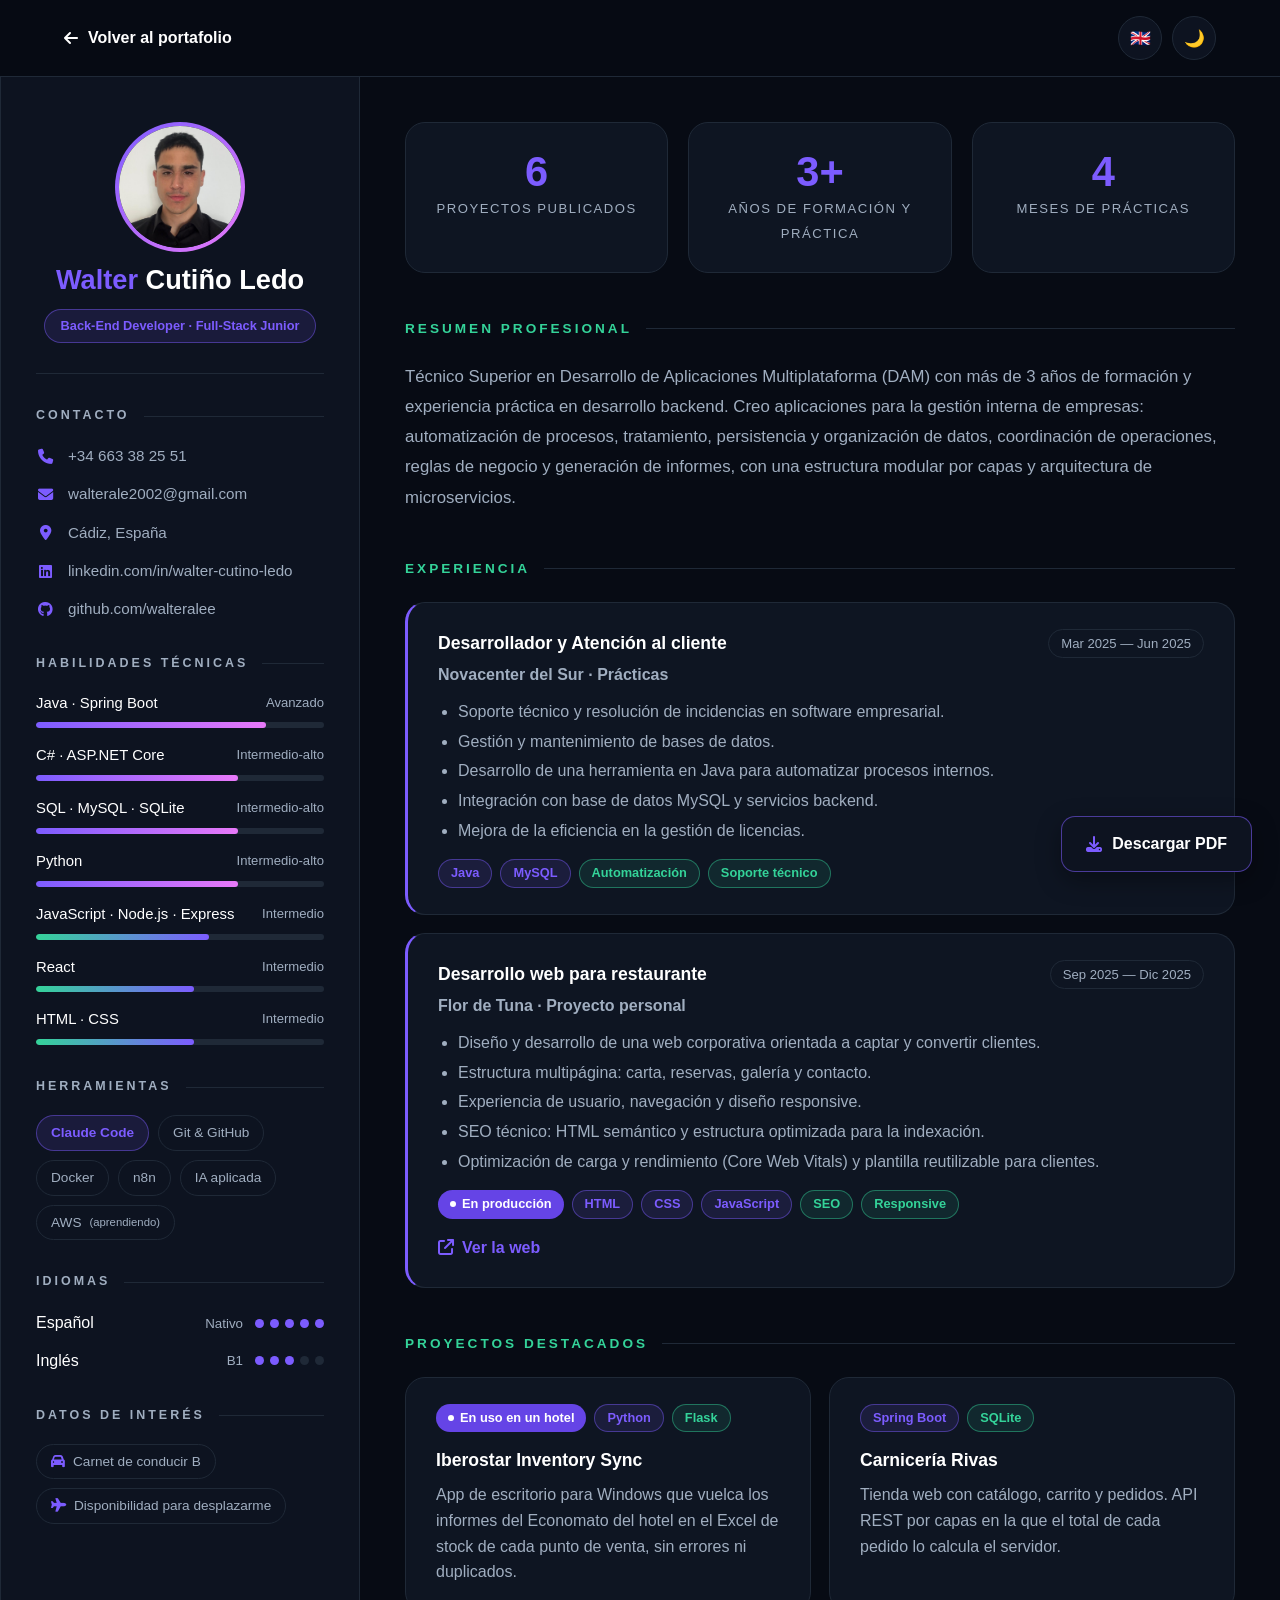
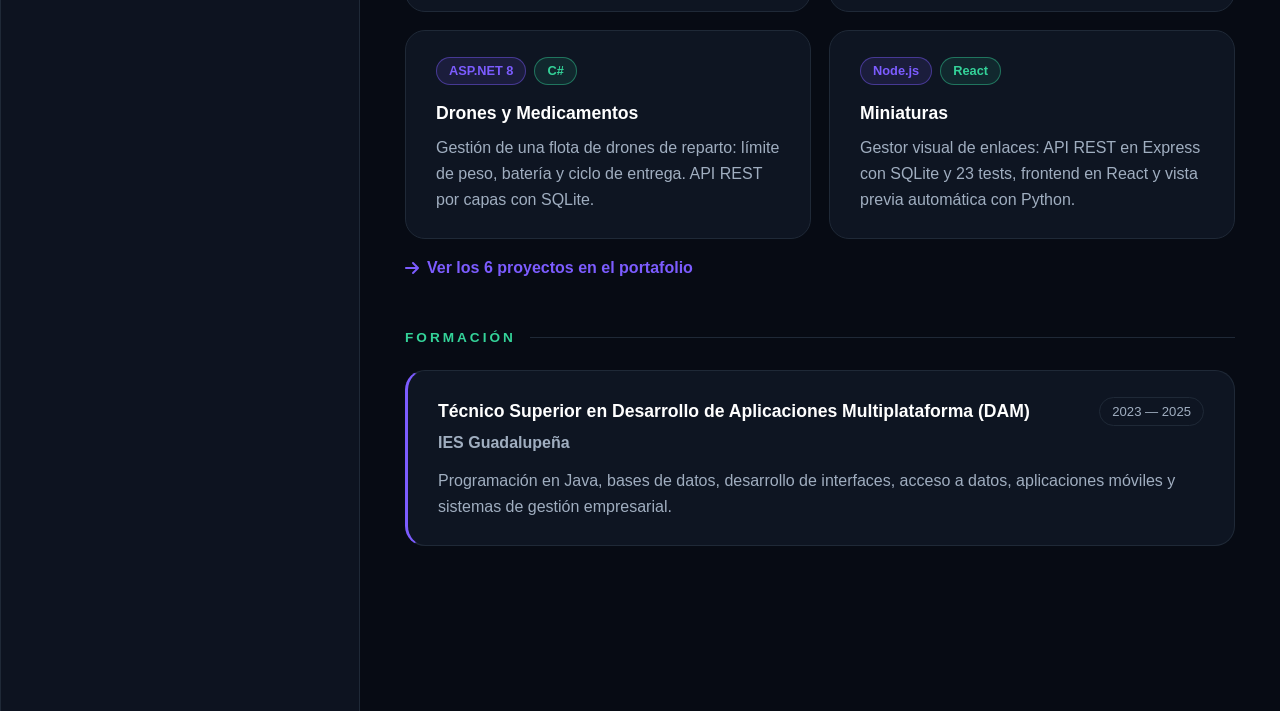
<file: cv.html>
<!doctype html>

<html lang="es">

<head>
  <meta charset="UTF-8" />
  <meta name="viewport" content="width=device-width, initial-scale=1.0" />

  <title>CV · Walter Cutiño Ledo</title>

  <!-- Descripción para buscadores. js/cv.js la cambia al inglés con data-en -->
  <meta name="description"
    content="CV online de Walter Alejandro Cutiño Ledo, Técnico Superior en DAM: Back-End Developer y Full-Stack Junior con Java, Spring Boot, C#, Python y SQL."
    data-es="CV online de Walter Alejandro Cutiño Ledo, Técnico Superior en DAM: Back-End Developer y Full-Stack Junior con Java, Spring Boot, C#, Python y SQL."
    data-en="Online résumé of Walter Alejandro Cutiño Ledo, Higher Technician in Multiplatform Application Development (DAM): Back-End Developer and Junior Full-Stack with Java, Spring Boot, C#, Python and SQL." />

  <!-- Vista previa al compartir el enlace (LinkedIn, WhatsApp, X...) -->
  <meta property="og:type" content="website" />
  <meta property="og:site_name" content="Walter Cutiño · Portafolio" />
  <meta property="og:title" content="CV · Walter Cutiño Ledo" />
  <meta property="og:description" content="Back-End Developer y Full-Stack Junior. Técnico Superior en DAM con Java, Spring Boot, C#, Python y SQL." />
  <meta property="og:url" content="https://walteralee.github.io/portafolio-software-walter-a/cv.html" />
  <meta property="og:image" content="https://walteralee.github.io/portafolio-software-walter-a/imagenes/og-imagen.jpg" />
  <meta property="og:image:width" content="1200" />
  <meta property="og:image:height" content="630" />
  <meta property="og:image:alt" content="Walter Alejandro Cutiño Ledo, Back-End Developer | Full-Stack Junior" />
  <meta property="og:locale" content="es_ES" />
  <meta property="og:locale:alternate" content="en_GB" />
  <meta name="twitter:card" content="summary_large_image" />
  <meta name="twitter:title" content="CV · Walter Cutiño Ledo" />
  <meta name="twitter:description" content="Back-End Developer y Full-Stack Junior. Técnico Superior en DAM con Java, Spring Boot, C#, Python y SQL." />
  <meta name="twitter:image" content="https://walteralee.github.io/portafolio-software-walter-a/imagenes/og-imagen.jpg" />

  <link rel="icon" type="image/png" href="imagenes/logo.png" />

  <!-- ?v=fecha: al cambiar los estilos o scripts se sube la fecha y los navegadores descargan la versión nueva -->
  <link rel="stylesheet" href="css/cv.css?v=2026-10-30" />

  <link rel="stylesheet" href="https://cdnjs.cloudflare.com/ajax/libs/font-awesome/6.5.2/css/all.min.css" />
</head>

<body>
  <!-- ========================= -->
  <!-- BARRA SUPERIOR -->
  <!-- ========================= -->

  <header class="cv-barra">
    <a href="index.html" class="cv-volver">
      <i class="fas fa-arrow-left"></i>
      <span class="es">Volver al portafolio</span>
      <span class="en">Back to portfolio</span>
    </a>

    <div class="cv-acciones">
      <button id="cvIdioma" title="Cambiar idioma / Change language">🇬🇧</button>
      <button id="cvTema" title="Cambiar tema">🌙</button>
    </div>
  </header>

  <main class="cv">
    <!-- ========================= -->
    <!-- COLUMNA LATERAL -->
    <!-- ========================= -->

    <aside class="cv-lateral">
      <div class="cv-perfil">
        <img class="cv-foto" src="imagenes/FOTO_LINKEDIN_ACTUAL.jpeg" alt="Walter Cutiño Ledo" />

        <h1 class="cv-nombre"><span>Walter</span> Cutiño Ledo</h1>

        <span class="cv-puesto">Back-End Developer · Full-Stack Junior</span>
      </div>

      <!-- CONTACTO -->
      <section class="cv-bloque">
        <h2 class="cv-titulo-lateral"><span class="es">Contacto</span><span class="en">Contact</span></h2>

        <ul class="cv-contacto">
          <li>
            <i class="fas fa-phone"></i>
            <a href="tel:+34663382551">+34 663 38 25 51</a>
          </li>
          <li>
            <i class="fas fa-envelope"></i>
            <a href="mailto:walterale2002@gmail.com">walterale2002@gmail.com</a>
          </li>
          <li>
            <i class="fas fa-location-dot"></i>
            <span class="es">Cádiz, España</span>
            <span class="en">Cádiz, Spain</span>
          </li>
          <li>
            <i class="fab fa-linkedin"></i>
            <a href="https://www.linkedin.com/in/walter-cutino-ledo/" target="_blank" rel="noopener">linkedin.com/in/walter-cutino-ledo</a>
          </li>
          <li>
            <i class="fab fa-github"></i>
            <a href="https://github.com/walteralee" target="_blank" rel="noopener">github.com/walteralee</a>
          </li>
        </ul>
      </section>

      <!-- HABILIDADES TÉCNICAS -->
      <section class="cv-bloque">
        <h2 class="cv-titulo-lateral"><span class="es">Habilidades técnicas</span><span class="en">Technical skills</span></h2>

        <!-- Barras moradas: Avanzado e Intermedio-alto (70 % o más). Verdes: Intermedio -->
        <div class="cv-habilidades">
          <div class="cv-habilidad" style="--nivel: 80%">
            <div class="cv-habilidad-cabecera">
              <span>Java · Spring Boot</span>
              <span class="cv-nivel"><span class="es">Avanzado</span><span class="en">Advanced</span></span>
            </div>
            <div class="cv-barra-nivel"><span></span></div>
          </div>

          <div class="cv-habilidad" style="--nivel: 70%">
            <div class="cv-habilidad-cabecera">
              <span>C# · ASP.NET Core</span>
              <span class="cv-nivel"><span class="es">Intermedio-alto</span><span class="en">Upper-intermediate</span></span>
            </div>
            <div class="cv-barra-nivel"><span></span></div>
          </div>

          <div class="cv-habilidad" style="--nivel: 70%">
            <div class="cv-habilidad-cabecera">
              <span>SQL · MySQL · SQLite</span>
              <span class="cv-nivel"><span class="es">Intermedio-alto</span><span class="en">Upper-intermediate</span></span>
            </div>
            <div class="cv-barra-nivel"><span></span></div>
          </div>

          <div class="cv-habilidad" style="--nivel: 70%">
            <div class="cv-habilidad-cabecera">
              <span>Python</span>
              <span class="cv-nivel"><span class="es">Intermedio-alto</span><span class="en">Upper-intermediate</span></span>
            </div>
            <div class="cv-barra-nivel"><span></span></div>
          </div>

          <div class="cv-habilidad cv-habilidad-verde" style="--nivel: 60%">
            <div class="cv-habilidad-cabecera">
              <span>JavaScript · Node.js · Express</span>
              <span class="cv-nivel"><span class="es">Intermedio</span><span class="en">Intermediate</span></span>
            </div>
            <div class="cv-barra-nivel"><span></span></div>
          </div>

          <div class="cv-habilidad cv-habilidad-verde" style="--nivel: 55%">
            <div class="cv-habilidad-cabecera">
              <span>React</span>
              <span class="cv-nivel"><span class="es">Intermedio</span><span class="en">Intermediate</span></span>
            </div>
            <div class="cv-barra-nivel"><span></span></div>
          </div>

          <div class="cv-habilidad cv-habilidad-verde" style="--nivel: 55%">
            <div class="cv-habilidad-cabecera">
              <span>HTML · CSS</span>
              <span class="cv-nivel"><span class="es">Intermedio</span><span class="en">Intermediate</span></span>
            </div>
            <div class="cv-barra-nivel"><span></span></div>
          </div>
        </div>
      </section>

      <!-- HERRAMIENTAS -->
      <section class="cv-bloque">
        <h2 class="cv-titulo-lateral"><span class="es">Herramientas</span><span class="en">Tools</span></h2>

        <div class="cv-chips">
          <!-- Claude Code es la herramienta principal: va la primera y destacada -->
          <span class="cv-chip cv-chip-destacado">Claude Code</span>
          <span class="cv-chip">Git &amp; GitHub</span>
          <span class="cv-chip">Docker</span>
          <span class="cv-chip">n8n</span>
          <span class="cv-chip"><span class="es">IA aplicada</span><span class="en">Applied AI</span></span>
          <span class="cv-chip">AWS <small class="es">(aprendiendo)</small><small class="en">(learning)</small></span>
        </div>
      </section>

      <!-- IDIOMAS -->
      <section class="cv-bloque">
        <h2 class="cv-titulo-lateral"><span class="es">Idiomas</span><span class="en">Languages</span></h2>

        <ul class="cv-idiomas">
          <li>
            <span><span class="es">Español</span><span class="en">Spanish</span></span>
            <span class="cv-idioma-nivel">
              <small class="es">Nativo</small><small class="en">Native</small>
              <span class="cv-puntos" aria-hidden="true"><i class="lleno"></i><i class="lleno"></i><i class="lleno"></i><i class="lleno"></i><i class="lleno"></i></span>
            </span>
          </li>
          <li>
            <span><span class="es">Inglés</span><span class="en">English</span></span>
            <span class="cv-idioma-nivel">
              <small>B1</small>
              <span class="cv-puntos" aria-hidden="true"><i class="lleno"></i><i class="lleno"></i><i class="lleno"></i><i></i><i></i></span>
            </span>
          </li>
        </ul>
      </section>

      <!-- DATOS DE INTERÉS -->
      <section class="cv-bloque">
        <h2 class="cv-titulo-lateral"><span class="es">Datos de interés</span><span class="en">Other details</span></h2>

        <div class="cv-chips">
          <span class="cv-chip">
            <i class="fas fa-car"></i>
            <span class="es">Carnet de conducir B</span>
            <span class="en">B driving licence</span>
          </span>
          <span class="cv-chip">
            <i class="fas fa-plane"></i>
            <span class="es">Disponibilidad para desplazarme</span>
            <span class="en">Willing to travel</span>
          </span>
        </div>
      </section>
    </aside>

    <!-- ========================= -->
    <!-- COLUMNA PRINCIPAL -->
    <!-- ========================= -->

    <div class="cv-principal">
      <!-- CIFRAS -->
      <div class="cv-cifras">
        <div class="cv-cifra">
          <strong>6</strong>
          <span class="es">Proyectos publicados</span>
          <span class="en">Published projects</span>
        </div>
        <div class="cv-cifra">
          <strong>3+</strong>
          <span class="es">Años de formación y práctica</span>
          <span class="en">Years of training and practice</span>
        </div>
        <div class="cv-cifra">
          <strong>4</strong>
          <span class="es">Meses de prácticas</span>
          <span class="en">Months of internship</span>
        </div>
      </div>

      <!-- RESUMEN -->
      <section class="cv-seccion">
        <h2 class="cv-titulo"><span class="es">Resumen profesional</span><span class="en">Professional summary</span></h2>

        <p class="cv-resumen es">
          Técnico Superior en Desarrollo de Aplicaciones Multiplataforma (DAM) con más de 3 años de formación y
          experiencia práctica en desarrollo backend. Creo aplicaciones para la gestión interna de empresas:
          automatización de procesos, tratamiento, persistencia y organización de datos, coordinación de operaciones,
          reglas de negocio y generación de informes, con una estructura modular por capas y arquitectura de microservicios.
        </p>
        <p class="cv-resumen en">
          Higher Technician in Multiplatform Application Development (DAM) with over 3 years of training and hands-on
          experience in backend development. I build applications for companies' internal management: process
          automation, data handling, persistence and organisation, operations coordination, business rules and report
          generation, following a modular layered structure and a microservices architecture.
        </p>
      </section>

      <!-- EXPERIENCIA -->
      <section class="cv-seccion">
        <h2 class="cv-titulo"><span class="es">Experiencia</span><span class="en">Experience</span></h2>

        <article class="cv-tarjeta cv-tarjeta-linea">
          <div class="cv-tarjeta-cabecera">
            <h3>
              <span class="es">Desarrollador y Atención al cliente</span>
              <span class="en">Developer and Customer Support</span>
            </h3>
            <span class="cv-fecha">
              <span class="es">Mar 2025 — Jun 2025</span>
              <span class="en">Mar 2025 — Jun 2025</span>
            </span>
          </div>

          <p class="cv-lugar">
            Novacenter del Sur ·
            <span class="es">Prácticas</span>
            <span class="en">Internship</span>
          </p>

          <ul class="cv-puntos-lista es">
            <li>Soporte técnico y resolución de incidencias en software empresarial.</li>
            <li>Gestión y mantenimiento de bases de datos.</li>
            <li>Desarrollo de una herramienta en Java para automatizar procesos internos.</li>
            <li>Integración con base de datos MySQL y servicios backend.</li>
            <li>Mejora de la eficiencia en la gestión de licencias.</li>
          </ul>
          <ul class="cv-puntos-lista en">
            <li>Provided technical support and resolved issues in enterprise software.</li>
            <li>Managed and maintained databases.</li>
            <li>Developed a Java tool to automate internal processes.</li>
            <li>Integrated solutions with MySQL databases and backend services.</li>
            <li>Improved efficiency in licence management.</li>
          </ul>

          <div class="cv-etiquetas">
            <span class="cv-etiqueta">Java</span>
            <span class="cv-etiqueta">MySQL</span>
            <span class="cv-etiqueta cv-etiqueta-verde">
              <span class="es">Automatización</span><span class="en">Automation</span>
            </span>
            <span class="cv-etiqueta cv-etiqueta-verde">
              <span class="es">Soporte técnico</span><span class="en">Technical support</span>
            </span>
          </div>
        </article>

        <article class="cv-tarjeta cv-tarjeta-linea">
          <div class="cv-tarjeta-cabecera">
            <h3>
              <span class="es">Desarrollo web para restaurante</span>
              <span class="en">Restaurant web development</span>
            </h3>
            <span class="cv-fecha">
              <span class="es">Sep 2025 — Dic 2025</span>
              <span class="en">Sep 2025 — Dec 2025</span>
            </span>
          </div>

          <p class="cv-lugar">
            Flor de Tuna ·
            <span class="es">Proyecto personal</span>
            <span class="en">Personal project</span>
          </p>

          <ul class="cv-puntos-lista es">
            <li>Diseño y desarrollo de una web corporativa orientada a captar y convertir clientes.</li>
            <li>Estructura multipágina: carta, reservas, galería y contacto.</li>
            <li>Experiencia de usuario, navegación y diseño responsive.</li>
            <li>SEO técnico: HTML semántico y estructura optimizada para la indexación.</li>
            <li>Optimización de carga y rendimiento (Core Web Vitals) y plantilla reutilizable para clientes.</li>
          </ul>
          <ul class="cv-puntos-lista en">
            <li>Designed and built a corporate website focused on customer acquisition and conversion.</li>
            <li>Multi-page structure: menu, reservations, gallery and contact.</li>
            <li>User experience, navigation and responsive design.</li>
            <li>Technical SEO: semantic HTML and an indexing-friendly structure.</li>
            <li>Load-speed and performance optimisation (Core Web Vitals) and a reusable template for clients.</li>
          </ul>

          <div class="cv-etiquetas">
            <span class="cv-distintivo"><span class="es">En producción</span><span class="en">Live</span></span>
            <span class="cv-etiqueta">HTML</span>
            <span class="cv-etiqueta">CSS</span>
            <span class="cv-etiqueta">JavaScript</span>
            <span class="cv-etiqueta cv-etiqueta-verde">SEO</span>
            <span class="cv-etiqueta cv-etiqueta-verde">Responsive</span>
          </div>

          <a class="cv-enlace" href="https://flor-de-tuna-brasas.netlify.app/" target="_blank" rel="noopener">
            <i class="fas fa-arrow-up-right-from-square"></i>
            <span class="es">Ver la web</span>
            <span class="en">View website</span>
          </a>
        </article>
      </section>

      <!-- PROYECTOS DESTACADOS -->
      <section class="cv-seccion">
        <h2 class="cv-titulo"><span class="es">Proyectos destacados</span><span class="en">Key projects</span></h2>

        <div class="cv-proyectos">
          <a class="cv-tarjeta cv-proyecto" href="https://github.com/walteralee/iberostar-inventory-sync" target="_blank" rel="noopener">
            <div class="cv-etiquetas">
              <span class="cv-distintivo"><span class="es">En uso en un hotel</span><span class="en">In use at a hotel</span></span>
              <span class="cv-etiqueta">Python</span>
              <span class="cv-etiqueta cv-etiqueta-verde">Flask</span>
            </div>
            <h3>Iberostar Inventory Sync</h3>
            <p class="es">App de escritorio para Windows que vuelca los informes del Economato del hotel en el Excel de stock de cada punto de venta, sin errores ni duplicados.</p>
            <p class="en">Windows desktop app that loads the hotel storeroom reports into each outlet's stock Excel, with no errors or duplicates.</p>
          </a>

          <a class="cv-tarjeta cv-proyecto" href="https://github.com/walteralee/springboot-carniceria-rivas" target="_blank" rel="noopener">
            <div class="cv-etiquetas">
              <span class="cv-etiqueta">Spring Boot</span>
              <span class="cv-etiqueta cv-etiqueta-verde">SQLite</span>
            </div>
            <h3>Carnicería Rivas</h3>
            <p class="es">Tienda web con catálogo, carrito y pedidos. API REST por capas en la que el total de cada pedido lo calcula el servidor.</p>
            <p class="en">Web shop with catalogue, cart and orders. Layered REST API where the server calculates every order total.</p>
          </a>

          <a class="cv-tarjeta cv-proyecto" href="https://github.com/walteralee/Drones-y-Medicamentos-ASP.NET" target="_blank" rel="noopener">
            <div class="cv-etiquetas">
              <span class="cv-etiqueta">ASP.NET 8</span>
              <span class="cv-etiqueta cv-etiqueta-verde">C#</span>
            </div>
            <h3>Drones y Medicamentos</h3>
            <p class="es">Gestión de una flota de drones de reparto: límite de peso, batería y ciclo de entrega. API REST por capas con SQLite.</p>
            <p class="en">Management of a delivery drone fleet: weight limits, battery and delivery cycle. Layered REST API with SQLite.</p>
          </a>

          <a class="cv-tarjeta cv-proyecto" href="https://github.com/walteralee/Miniaturas" target="_blank" rel="noopener">
            <div class="cv-etiquetas">
              <span class="cv-etiqueta">Node.js</span>
              <span class="cv-etiqueta cv-etiqueta-verde">React</span>
            </div>
            <h3>Miniaturas</h3>
            <p class="es">Gestor visual de enlaces: API REST en Express con SQLite y 23 tests, frontend en React y vista previa automática con Python.</p>
            <p class="en">Visual link manager: Express REST API with SQLite and 23 tests, React frontend and automatic previews with Python.</p>
          </a>
        </div>

        <a class="cv-enlace" href="index.html#proyectos">
          <i class="fas fa-arrow-right"></i>
          <span class="es">Ver los 6 proyectos en el portafolio</span>
          <span class="en">See all 6 projects in the portfolio</span>
        </a>
      </section>

      <!-- FORMACIÓN -->
      <section class="cv-seccion">
        <h2 class="cv-titulo"><span class="es">Formación</span><span class="en">Education</span></h2>

        <article class="cv-tarjeta cv-tarjeta-linea">
          <div class="cv-tarjeta-cabecera">
            <h3>
              <span class="es">Técnico Superior en Desarrollo de Aplicaciones Multiplataforma (DAM)</span>
              <span class="en">Higher Technician in Multiplatform Application Development (DAM)</span>
            </h3>
            <span class="cv-fecha">2023 — 2025</span>
          </div>

          <p class="cv-lugar">IES Guadalupeña</p>

          <p class="es">
            Programación en Java, bases de datos, desarrollo de interfaces, acceso a datos, aplicaciones móviles y
            sistemas de gestión empresarial.
          </p>
          <p class="en">
            Java programming, databases, user interface development, data access, mobile applications and enterprise
            management systems.
          </p>
        </article>
      </section>
    </div>
  </main>

  <!-- ========================= -->
  <!-- DESCARGAR PDF -->
  <!-- ========================= -->

  <a href="docs/Curriculum_Programador_Walter_Cutino_Ledo.pdf" download class="cv-descargar es">
    <i class="fas fa-download"></i> Descargar PDF
  </a>
  <a href="docs/Walter_Cutino_Ledo_Software_Developer_CV.pdf" download class="cv-descargar en">
    <i class="fas fa-download"></i> Download PDF
  </a>

  <script src="js/cv.js?v=2026-10-30"></script>
</body>

</html>
</file>
<file: css/cv.css>
/* ==========================================================
   CV ONLINE — mismas variables y colores que el portafolio
========================================================== */

* {
  margin: 0;
  padding: 0;
  box-sizing: border-box;
}

:root {
  --bg-primary: #070b14;
  --bg-secondary: #0d1320;

  --card-bg: rgba(17, 24, 39, 0.75);

  --text-primary: #ffffff;
  --text-secondary: #a0aec0;

  --accent: #7c5cff;
  --accent-2: #e879f9;
  --verde: #34d399;
  --amarillo: #fbbf24;

  /* Morado de los textos: en oscuro es el mismo morado; en claro, uno más profundo */
  --accent-text: #7c5cff;

  --border: #1f2937;
}

/* Mismo modo claro que el portafolio: blanco roto lila, tarjetas blancas con
   borde y sombra morada suave, y el morado profundo para los textos */
body.light-mode {
  --bg-primary: #f6f4fb;
  --bg-secondary: #f6f4fb;

  --card-bg: #ffffff;

  --text-primary: #1c1830;
  --text-secondary: #4a4560;

  --accent-text: #5b3fd6;

  /* Verde más oscuro para que los títulos verdes se lean bien sobre claro */
  --verde: #047857;
  --amarillo: #d97706;

  --border: #e7e2f3;
  --border-hover: #cfc4f2;

  --shadow: 0 4px 20px rgba(91, 63, 214, 0.08);
  --shadow-hover: 0 10px 30px rgba(91, 63, 214, 0.16);
}

body {
  background: var(--bg-primary);
  color: var(--text-primary);

  font-family: "Segoe UI", sans-serif;

  line-height: 1.6;

  transition:
    background 0.3s,
    color 0.3s;
}

a {
  color: inherit;
}

/* ----------------------------------------------------------
   BARRA SUPERIOR
---------------------------------------------------------- */

.cv-barra {
  position: sticky;
  top: 0;

  z-index: 100;

  display: flex;

  justify-content: space-between;
  align-items: center;

  padding: 16px 5%;

  background: rgba(7, 11, 20, 0.88);

  backdrop-filter: blur(12px);

  border-bottom: 1px solid var(--border);
}

body.light-mode .cv-barra {
  background: rgba(246, 244, 251, 0.88);
}

.cv-volver {
  display: inline-flex;

  align-items: center;

  gap: 10px;

  color: var(--text-primary);

  font-weight: 700;

  text-decoration: none;

  transition: 0.3s;
}

.cv-volver:hover {
  color: var(--accent-text);
}

.cv-acciones {
  display: flex;

  gap: 10px;
}

.cv-acciones button {
  width: 44px;
  height: 44px;

  border: 1px solid var(--border);
  border-radius: 50%;

  background: var(--bg-secondary);

  color: var(--text-primary);

  font-size: 1.05rem;

  cursor: pointer;

  transition: 0.3s;
}

.cv-acciones button:hover {
  border-color: var(--accent);
}

/* ----------------------------------------------------------
   ESTRUCTURA EN DOS COLUMNAS
---------------------------------------------------------- */

.cv {
  max-width: 1300px;

  margin: 0 auto;

  display: grid;

  grid-template-columns: 360px minmax(0, 1fr);

  min-height: calc(100vh - 77px);
}

/* ----------------------------------------------------------
   COLUMNA LATERAL
---------------------------------------------------------- */

.cv-lateral {
  padding: 45px 35px 60px;

  background: var(--bg-secondary);

  border-right: 1px solid var(--border);
  border-left: 1px solid var(--border);
}

.cv-perfil {
  display: flex;

  flex-direction: column;

  align-items: center;

  gap: 12px;

  padding-bottom: 30px;

  border-bottom: 1px solid var(--border);

  text-align: center;
}

.cv-foto {
  width: 130px;
  height: 130px;

  object-fit: cover;

  border-radius: 50%;

  /* Borde degradado como en el portafolio */
  border: 4px solid transparent;

  background:
    linear-gradient(var(--bg-secondary), var(--bg-secondary)) padding-box,
    linear-gradient(135deg, var(--accent), var(--accent-2)) border-box;
}

.cv-nombre {
  font-size: 1.7rem;

  line-height: 1.2;
}

.cv-nombre span {
  color: var(--accent-text);
}

.cv-puesto {
  padding: 6px 16px;

  border: 1px solid rgba(124, 92, 255, 0.45);
  border-radius: 999px;

  background: rgba(124, 92, 255, 0.12);

  color: var(--accent-text);

  font-size: 0.8rem;
  font-weight: 700;

  white-space: nowrap;
}

.cv-bloque {
  margin-top: 32px;
}

/* Título pequeño con una línea a la derecha */
.cv-titulo-lateral,
.cv-titulo {
  display: flex;

  align-items: center;

  gap: 14px;

  font-weight: 800;

  letter-spacing: 3px;

  text-transform: uppercase;
}

.cv-titulo-lateral {
  margin-bottom: 18px;

  color: var(--text-secondary);

  font-size: 0.78rem;
}

.cv-titulo-lateral::after,
.cv-titulo::after {
  content: "";

  flex: 1;

  height: 1px;

  background: var(--border);
}

/* Contacto */
.cv-contacto {
  display: flex;

  flex-direction: column;

  gap: 14px;

  list-style: none;
}

.cv-contacto li {
  display: flex;

  align-items: center;

  gap: 14px;

  color: var(--text-secondary);

  font-size: 0.95rem;
}

.cv-contacto i {
  width: 18px;

  color: var(--accent-text);

  text-align: center;
}

.cv-contacto a {
  text-decoration: none;

  overflow-wrap: anywhere;

  transition: 0.3s;
}

.cv-contacto a:hover {
  color: var(--accent-text);
}

/* Habilidades con barra */
.cv-habilidades {
  display: flex;

  flex-direction: column;

  gap: 16px;
}

.cv-habilidad-cabecera {
  display: flex;

  justify-content: space-between;

  gap: 10px;

  margin-bottom: 7px;

  font-size: 0.93rem;
}

.cv-nivel {
  flex-shrink: 0;

  color: var(--text-secondary);

  font-size: 0.82rem;
}

.cv-barra-nivel {
  height: 6px;

  border-radius: 999px;

  background: var(--border);

  overflow: hidden;
}

.cv-barra-nivel span {
  display: block;

  width: var(--nivel);
  height: 100%;

  border-radius: inherit;

  background: linear-gradient(90deg, var(--accent), var(--accent-2));
}

.cv-habilidad-verde .cv-barra-nivel span {
  background: linear-gradient(90deg, var(--verde), var(--accent));
}

.cv-habilidad-amarillo .cv-barra-nivel span {
  background: linear-gradient(90deg, var(--amarillo), var(--verde));
}

/* Chips */
.cv-chips {
  display: flex;

  flex-wrap: wrap;

  gap: 9px;
}

.cv-chip {
  display: inline-flex;

  align-items: center;

  gap: 8px;

  padding: 6px 14px;

  border: 1px solid var(--border);
  border-radius: 999px;

  color: var(--text-secondary);

  font-size: 0.85rem;
}

.cv-chip i {
  color: var(--accent-text);
}

/* Herramienta principal (Claude Code): borde morado, como las etiquetas moradas del CV */
.cv-chip-destacado {
  border-color: rgba(124, 92, 255, 0.45);

  background: rgba(124, 92, 255, 0.12);

  color: var(--accent-text);

  font-weight: 700;
}

body.light-mode .cv-chip-destacado {
  border-color: var(--border-hover);

  background: #eae4fb;
}

/* Idiomas con puntos */
.cv-idiomas {
  display: flex;

  flex-direction: column;

  gap: 12px;

  list-style: none;
}

.cv-idiomas li {
  display: flex;

  justify-content: space-between;
  align-items: center;
}

.cv-idioma-nivel {
  display: flex;

  align-items: center;

  gap: 12px;
}

.cv-idioma-nivel small {
  color: var(--text-secondary);
}

/* 5 puntos: los rellenos marcan el nivel */
.cv-puntos {
  display: flex;

  gap: 6px;
}

.cv-puntos i {
  width: 9px;
  height: 9px;

  border-radius: 50%;

  background: var(--border);
}

.cv-puntos i.lleno {
  background: var(--accent);
}

/* ----------------------------------------------------------
   COLUMNA PRINCIPAL
---------------------------------------------------------- */

.cv-principal {
  padding: 45px 45px 120px;
}

.cv-cifras {
  display: grid;

  grid-template-columns: repeat(3, 1fr);

  gap: 20px;

  margin-bottom: 45px;
}

.cv-cifra {
  padding: 26px 20px;

  border: 1px solid var(--border);
  border-radius: 20px;

  background: var(--card-bg);

  text-align: center;
}

.cv-cifra strong {
  display: block;

  color: var(--accent-text);

  font-size: 2.6rem;

  line-height: 1.1;
}

.cv-cifra span {
  color: var(--text-secondary);

  font-size: 0.82rem;

  letter-spacing: 1.5px;

  text-transform: uppercase;
}

.cv-seccion {
  margin-bottom: 45px;
}

.cv-titulo {
  margin-bottom: 22px;

  color: var(--verde);

  font-size: 0.85rem;
}

.cv-resumen {
  color: var(--text-secondary);

  font-size: 1.05rem;

  line-height: 1.8;
}

/* Tarjetas */
.cv-tarjeta {
  display: block;

  padding: 26px 30px;

  border: 1px solid var(--border);
  border-radius: 20px;

  background: var(--card-bg);

  text-decoration: none;
}

.cv-tarjeta + .cv-tarjeta {
  margin-top: 18px;
}

.cv-tarjeta-linea {
  border-left: 3px solid var(--accent);
}

.cv-tarjeta-cabecera {
  display: flex;

  justify-content: space-between;
  align-items: flex-start;

  gap: 15px;
}

.cv-tarjeta h3 {
  font-size: 1.1rem;
}

.cv-fecha {
  flex-shrink: 0;

  padding: 3px 12px;

  border: 1px solid var(--border);
  border-radius: 999px;

  color: var(--text-secondary);

  font-size: 0.82rem;

  white-space: nowrap;
}

.cv-lugar {
  margin: 4px 0 12px;

  color: var(--accent-text);
  font-weight: 600;
}

.cv-tarjeta p {
  color: var(--text-secondary);
}

.cv-puntos-lista {
  padding-left: 20px;

  color: var(--text-secondary);
}

.cv-puntos-lista li + li {
  margin-top: 4px;
}

.cv-etiquetas {
  display: flex;

  flex-wrap: wrap;

  gap: 8px;

  margin-top: 16px;
}

.cv-etiqueta {
  padding: 3px 12px;

  border: 1px solid rgba(124, 92, 255, 0.45);
  border-radius: 999px;

  background: rgba(124, 92, 255, 0.12);

  color: var(--accent-text);

  font-size: 0.8rem;
  font-weight: 700;
}

/* Distintivo relleno ("En producción", "En uso en un hotel"), como en el portafolio */
.cv-distintivo {
  display: inline-flex;

  align-items: center;

  gap: 6px;

  padding: 3px 12px;

  border-radius: 999px;

  background: #6544e6;

  color: #fff;

  font-size: 0.8rem;
  font-weight: 800;
}

.cv-distintivo::before {
  content: "";

  width: 6px;
  height: 6px;

  border-radius: 50%;

  background: #fff;
}

.cv-etiqueta-verde {
  border-color: rgba(52, 211, 153, 0.45);

  background: rgba(52, 211, 153, 0.1);

  color: var(--verde);
}

.cv-enlace {
  display: inline-flex;

  align-items: center;

  gap: 8px;

  margin-top: 16px;

  color: var(--accent-text);

  font-weight: 700;

  text-decoration: none;
}

.cv-enlace:hover {
  text-decoration: underline;
}

/* Proyectos en cuadrícula de 2 */
.cv-proyectos {
  display: grid;

  grid-template-columns: repeat(2, 1fr);

  gap: 18px;
}

.cv-proyectos .cv-tarjeta + .cv-tarjeta {
  margin-top: 0;
}

.cv-proyecto {
  transition:
    transform 0.3s,
    border-color 0.3s;
}

.cv-proyecto:hover {
  transform: translateY(-4px);

  border-color: var(--accent);
}

.cv-proyecto .cv-etiquetas {
  margin: 0 0 14px;
}

.cv-proyecto h3 {
  margin-bottom: 8px;
}

/* ----------------------------------------------------------
   BOTÓN FLOTANTE "DESCARGAR PDF"
---------------------------------------------------------- */

.cv-descargar {
  position: fixed;

  right: 28px;
  bottom: 28px;

  z-index: 100;

  display: inline-flex;

  align-items: center;

  gap: 10px;

  padding: 14px 24px;

  /* Sobrio: fondo oscuro como las tarjetas, borde morado del portafolio y sin degradados */
  border: 1px solid rgba(124, 92, 255, 0.55);
  border-radius: 14px;

  background: var(--bg-secondary);

  color: var(--text-primary);

  font-weight: 700;

  text-decoration: none;

  box-shadow: 0 8px 24px rgba(0, 0, 0, 0.35);

  transition:
    background 0.3s,
    border-color 0.3s,
    color 0.3s;
}

.cv-descargar i {
  color: var(--accent-text);

  transition: color 0.3s;
}

.cv-descargar:hover {
  border-color: var(--accent);

  background: var(--accent);

  color: white;
}

.cv-descargar:hover i {
  color: white;
}

body.light-mode .cv-descargar {
  background: var(--card-bg);

  box-shadow: var(--shadow-hover);
}

body.light-mode .cv-descargar:hover {
  background: var(--accent);
}

/* ----------------------------------------------------------
   MODO CLARO: botones, tarjetas, píldoras y etiquetas
---------------------------------------------------------- */

body.light-mode .cv-acciones button {
  background: var(--card-bg);
}

body.light-mode .cv-acciones button:hover {
  border-color: var(--border-hover);
}

/* El sol del botón de tema, en morado en vez del emoji naranja */
body.light-mode #cvTema i {
  color: var(--accent-text);
}

body.light-mode .cv-cifra,
body.light-mode .cv-tarjeta {
  box-shadow: var(--shadow);
}

body.light-mode .cv-proyecto:hover {
  border-color: var(--border-hover);

  box-shadow: var(--shadow-hover);
}

body.light-mode .cv-puesto,
body.light-mode .cv-etiqueta {
  border-color: var(--border-hover);

  background: #eae4fb;
}

body.light-mode .cv-etiqueta-verde {
  border-color: rgba(4, 120, 87, 0.3);

  background: rgba(4, 120, 87, 0.08);
}

/* ==========================================================
   RESPONSIVE
========================================================== */

/* ----------------------------------------------------------
   TABLETS — HASTA 950 PX: una sola columna
---------------------------------------------------------- */

@media (max-width: 950px) {
  .cv {
    grid-template-columns: 1fr;
  }

  .cv-lateral {
    border-left: none;
    border-right: none;
    border-bottom: 1px solid var(--border);
  }
}

/* ----------------------------------------------------------
   MÓVILES — HASTA 600 PX
---------------------------------------------------------- */

@media (max-width: 600px) {
  .cv-lateral {
    padding: 35px 22px 40px;
  }

  .cv-principal {
    padding: 35px 18px 110px;
  }

  .cv-cifras {
    gap: 10px;
  }

  .cv-cifra {
    padding: 18px 8px;
  }

  .cv-cifra strong {
    font-size: 2rem;
  }

  .cv-cifra span {
    font-size: 0.68rem;

    letter-spacing: 0.5px;
  }

  .cv-proyectos {
    grid-template-columns: 1fr;
  }

  .cv-tarjeta {
    padding: 22px 20px;
  }

  .cv-tarjeta-cabecera {
    flex-direction: column;

    gap: 8px;
  }

  .cv-volver span {
    display: none;
  }

  /* Más compacto para tapar menos texto al leer en el móvil */
  .cv-descargar {
    right: 14px;
    bottom: 14px;

    gap: 8px;

    padding: 10px 16px;

    border-radius: 12px;

    font-size: 0.9rem;
  }
}
</file>
